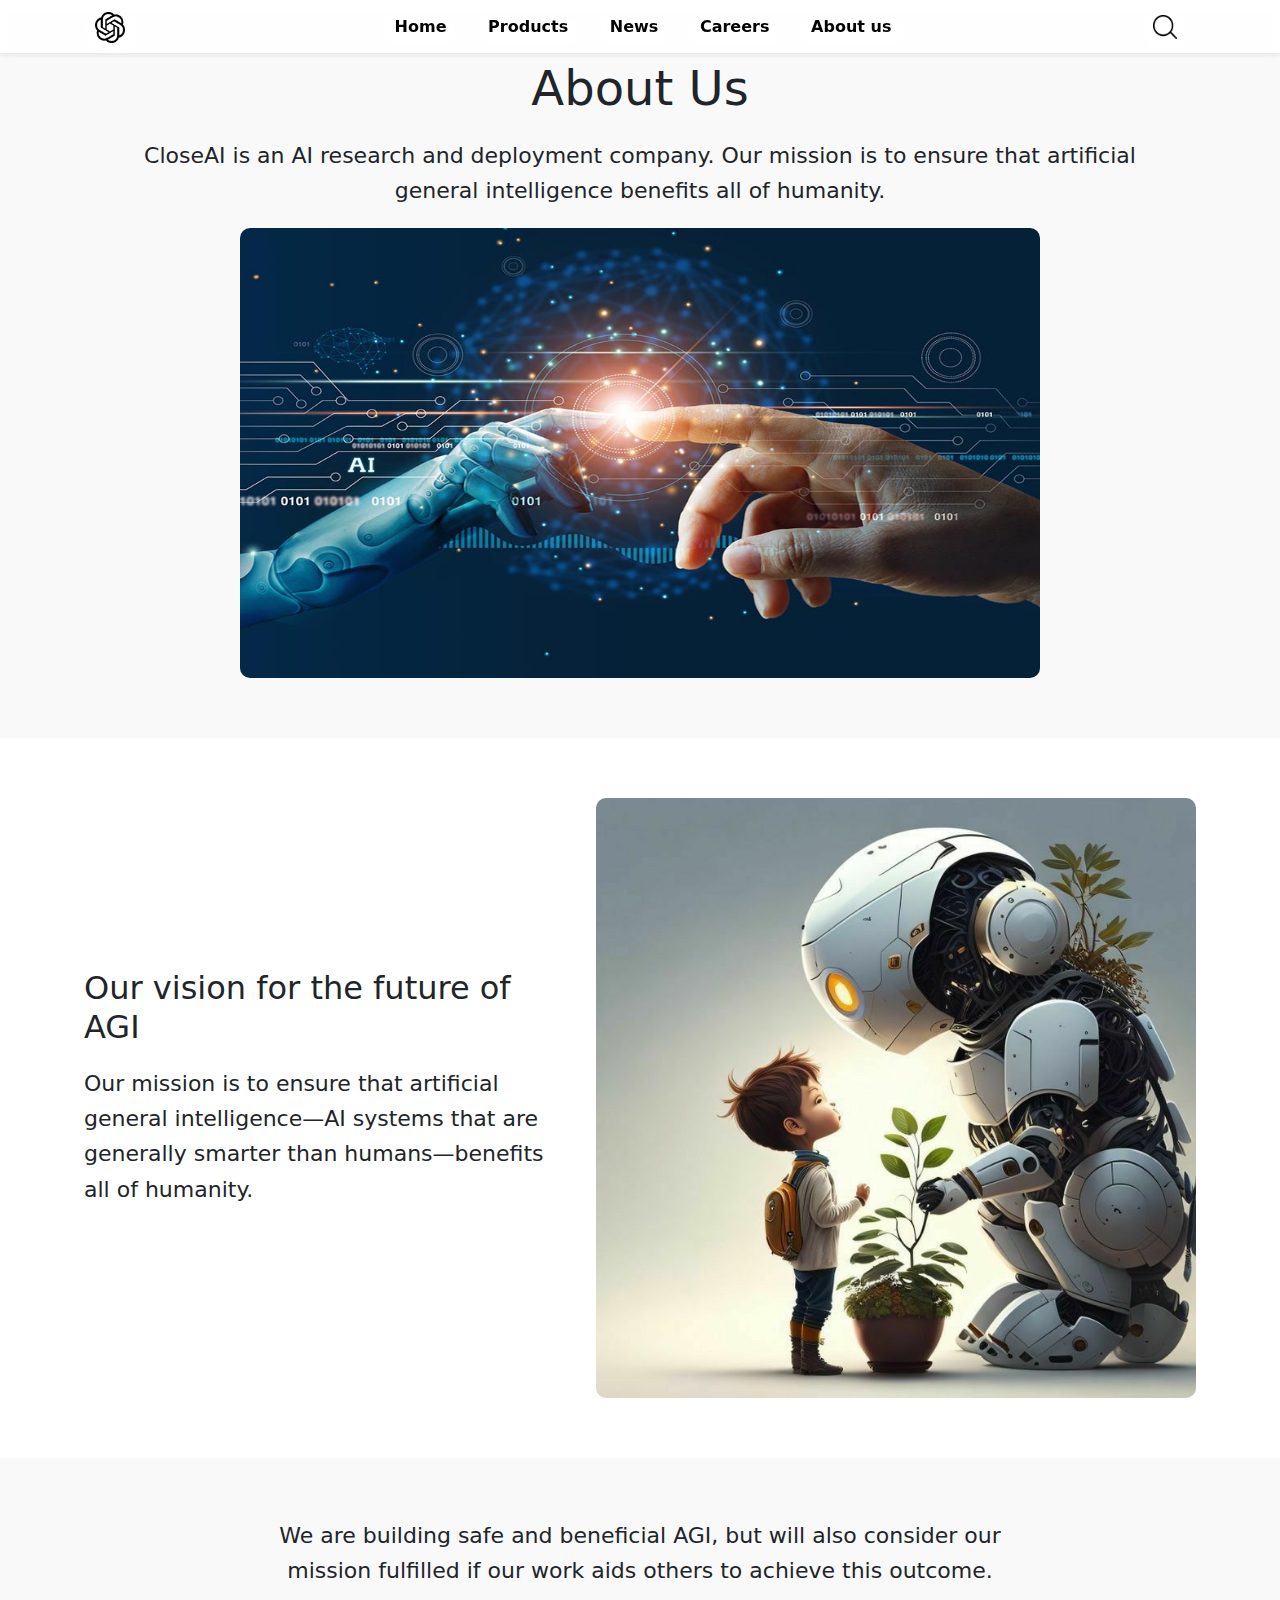
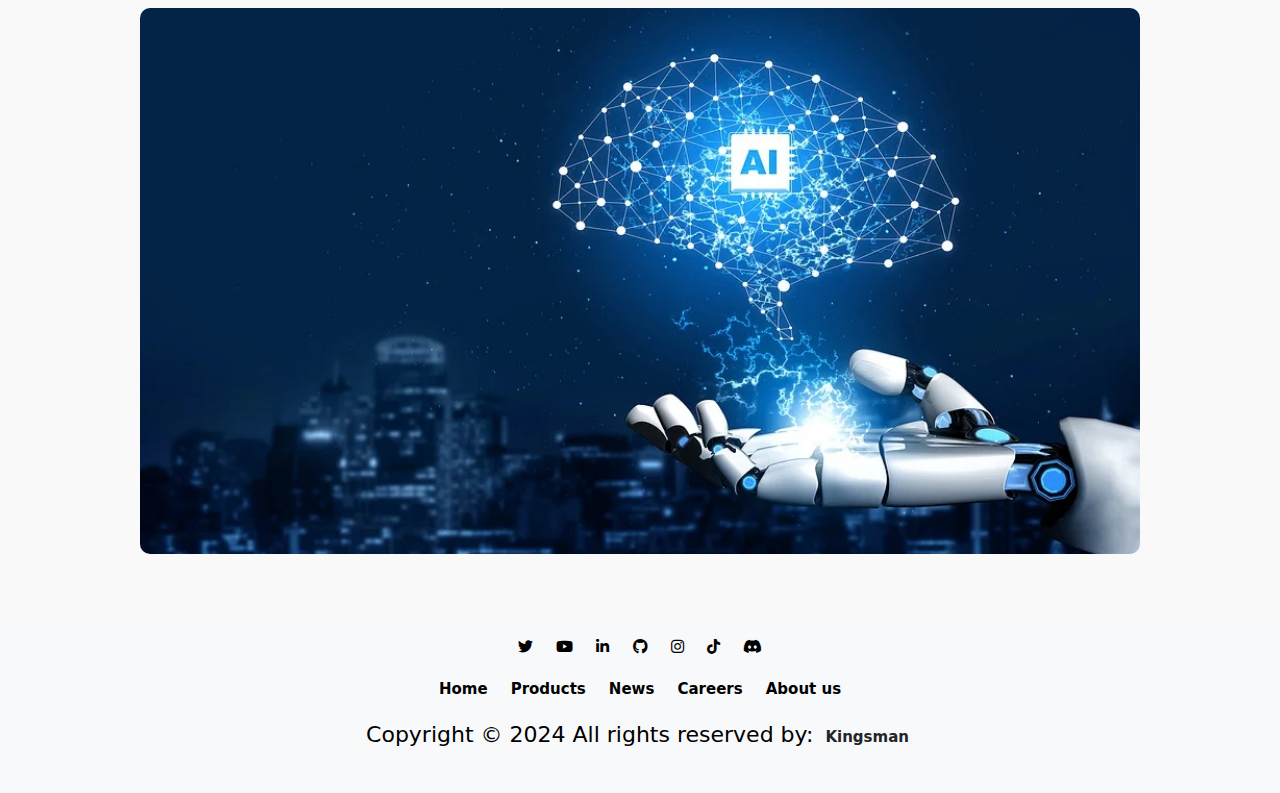
<file: subpages/about.html>
<!DOCTYPE html>
<html lang="en" dir="ltr">

<head>
    <meta charset="UTF-8">
    <meta name="viewport" content="width=device-width, initial-scale=1.0">
    <title>CloseAI</title>
    <link rel="icon" type="image/png" href="/OpenAIKingsMan/assets/img/home/logo.png">
    <!-- bootstrap cdn  -->
    <link href="https://cdn.jsdelivr.net/npm/bootstrap@5.3.3/dist/css/bootstrap.min.css" rel="stylesheet"
        integrity="sha384-QWTKZyjpPEjISv5WaRU9OFeRpok6YctnYmDr5pNlyT2bRjXh0JMhjY6hW+ALEwIH" crossorigin="anonymous" />
    <!-- bootstrap icon cdn -->
    <link rel="stylesheet" href="https://cdn.jsdelivr.net/npm/bootstrap-icons@1.11.3/font/bootstrap-icons.min.css" />
    <link rel="stylesheet" href="https://cdnjs.cloudflare.com/ajax/libs/font-awesome/6.5.2/css/all.min.css">
    <script src="https://ajax.googleapis.com/ajax/libs/jquery/3.7.1/jquery.min.js"></script>
    <link rel="stylesheet" href="../assets/css/about.css">
    <meta name="description"
        content="CloseAI and TalkGPT offer top-tier AI solutions for transforming communication and automating processes. Experience the future of conversational AI with our powerful tools." />
</head>

<body>
    <!-- header -->
    <header class="fixed-header">
        <nav class="navbar navbar-expand-lg navbar-custom">
            <a class="navbar-brand" href="../index.html">
                <img src="../assets/img/home/logo.png" alt="Logo image">
            </a>
            <div class="collapse navbar-collapse justify-content-center" id="navbarNav">
                <ul class="navbar-nav">
                    <li class="nav-item">
                        <a class="nav-link" href="../index.html">Home</a>
                    </li>
                    <li class="nav-item">
                        <a class="nav-link" href="../subpages/product.html">Products</a>
                    </li>
                    <li class="nav-item">
                        <a class="nav-link" href="../subpages/news.html">News</a>
                    </li>
                    <li class="nav-item">
                        <a class="nav-link" href="../subpages/career.html">Careers</a>
                    </li>
                    <li class="nav-item">
                        <a class="nav-link" href="../subpages/about.html">About us</a>
                    </li>
                </ul>
            </div>
            <button class="btn" type="button" aria-label="Search">
                <img src="../assets/img/home/search.png" alt="Search image">
            </button>
            <button class="navbar-toggler" type="button" data-toggle="collapse" data-target="#navbarNav"
                aria-controls="navbarNav" aria-expanded="false" aria-label="Toggle navigation">
                <span class="navbar-toggler-icon"></span>
            </button>
        </nav>
    </header>
    <section class="about">
        <div class="container">
            <h1>About Us</h1>
            <p>CloseAI is an AI research and deployment company. Our mission is to ensure that artificial <br> general
                intelligence benefits all of humanity.</p>
            <div class="image-container1">
                <img src="../assets/img/about-us//h1.jpg" alt="CloseAI Team">
            </div>
        </div>
    </section>
    <section class="vision">
        <div class="container">
            <div class="vision-content">
                <div class="text">
                    <h2>Our vision for the future of AGI</h2>
                    <p>Our mission is to ensure that artificial general intelligence—AI systems that are generally
                        smarter
                        than humans—benefits all of humanity.</p>
                </div>
                <div class="image-container2">
                    <img src="../assets/img/about-us//h2.jpg" alt="AGI Vision">
                </div>
            </div>
        </div>
    </section>
    <section class="mission">
        <div class="container">
            <p>We are building safe and beneficial AGI, but will also consider our <br> mission fulfilled if our work
                aids
                others to achieve this outcome.</p>
            <div class="image-container3">
                <img src="../assets/img/about-us//h3.webp" alt="AGI Mission">
            </div>
        </div>
    </section>

    <!-- footer -->
    <footer class="bg-light text-black">
        <div class="container text-center text-md-center">
            <div class="row align-items-center">
                <ul class="list-unstyled list-inline">
                    <li class="list-inline-item">
                        <a href="#" class="btn-floating btn-sm text-black" aria-label="Twitter"><i
                                class="fab fa-twitter"></i></a>
                    </li>
                    <li class="list-inline-item">
                        <a href="#" class="btn-floating btn-sm text-black" aria-label="YouTube"><i
                                class="fab fa-youtube"></i></a>
                    </li>
                    <li class="list-inline-item">
                        <a href="#" class="btn-floating btn-sm text-black" aria-label="LinkedIn"><i
                                class="fab fa-linkedin-in"></i></a>
                    </li>
                    <li class="list-inline-item">
                        <a href="#" class="btn-floating btn-sm text-black" aria-label="GitHub"><i
                                class="fab fa-github"></i></a>
                    </li>
                    <li class="list-inline-item">
                        <a href="#" class="btn-floating btn-sm text-black" aria-label="Instagram"><i
                                class="fab fa-instagram"></i></a>
                    </li>
                    <li class="list-inline-item">
                        <a href="#" class="btn-floating btn-sm text-black" aria-label="TikTok"><i
                                class="fab fa-tiktok"></i></a>
                    </li>
                    <li class="list-inline-item">
                        <a href="#" class="btn-floating btn-sm text-black" aria-label="Discord"><i
                                class="fab fa-discord"></i></a>
                    </li>
                </ul>
            </div>
            <div class="row align-items-center">
                <ul class="list-unstyled list-inline">
                    <li class="list-inline-item">
                        <a href="#" class="btn-floating btn-sm text-black fw-bold text-decoration-none"
                            aria-label="Home">Home</a>
                    </li>
                    <li class="list-inline-item">
                        <a href="#" class="btn-floating btn-sm text-black fw-bold text-decoration-none"
                            aria-label="Products">Products</a>
                    </li>
                    <li class="list-inline-item">
                        <a href="#" class="btn-floating btn-sm text-black fw-bold text-decoration-none"
                            aria-label="News">News</a>
                    </li>
                    <li class="list-inline-item">
                        <a href="#" class="btn-floating btn-sm text-black fw-bold text-decoration-none"
                            aria-label="Careers">Careers</a>
                    </li>
                    <li class="list-inline-item">
                        <a href="#" class="btn-floating btn-sm text-black fw-bold text-decoration-none"
                            aria-label="About us">About us</a>
                    </li>
                </ul>
            </div>
            <div class="row align-items-center">
                <p>
                    Copyright &copy; 2024 All rights reserved by:
                    <a href="#" class="text-dark"
                        style="text-decoration: none; font-size: 15px;"><strong>Kingsman</strong></a>
                </p>
            </div>
        </div>
    </footer>


    <!-- cdn js for dropdown menu -->
    <script src="https://stackpath.bootstrapcdn.com/bootstrap/4.5.2/js/bootstrap.min.js"></script>

    <script src="https://cdn.jsdelivr.net/npm/@popperjs/core@2.5.4/dist/umd/popper.min.js"></script>

</body>

</html>
</file>
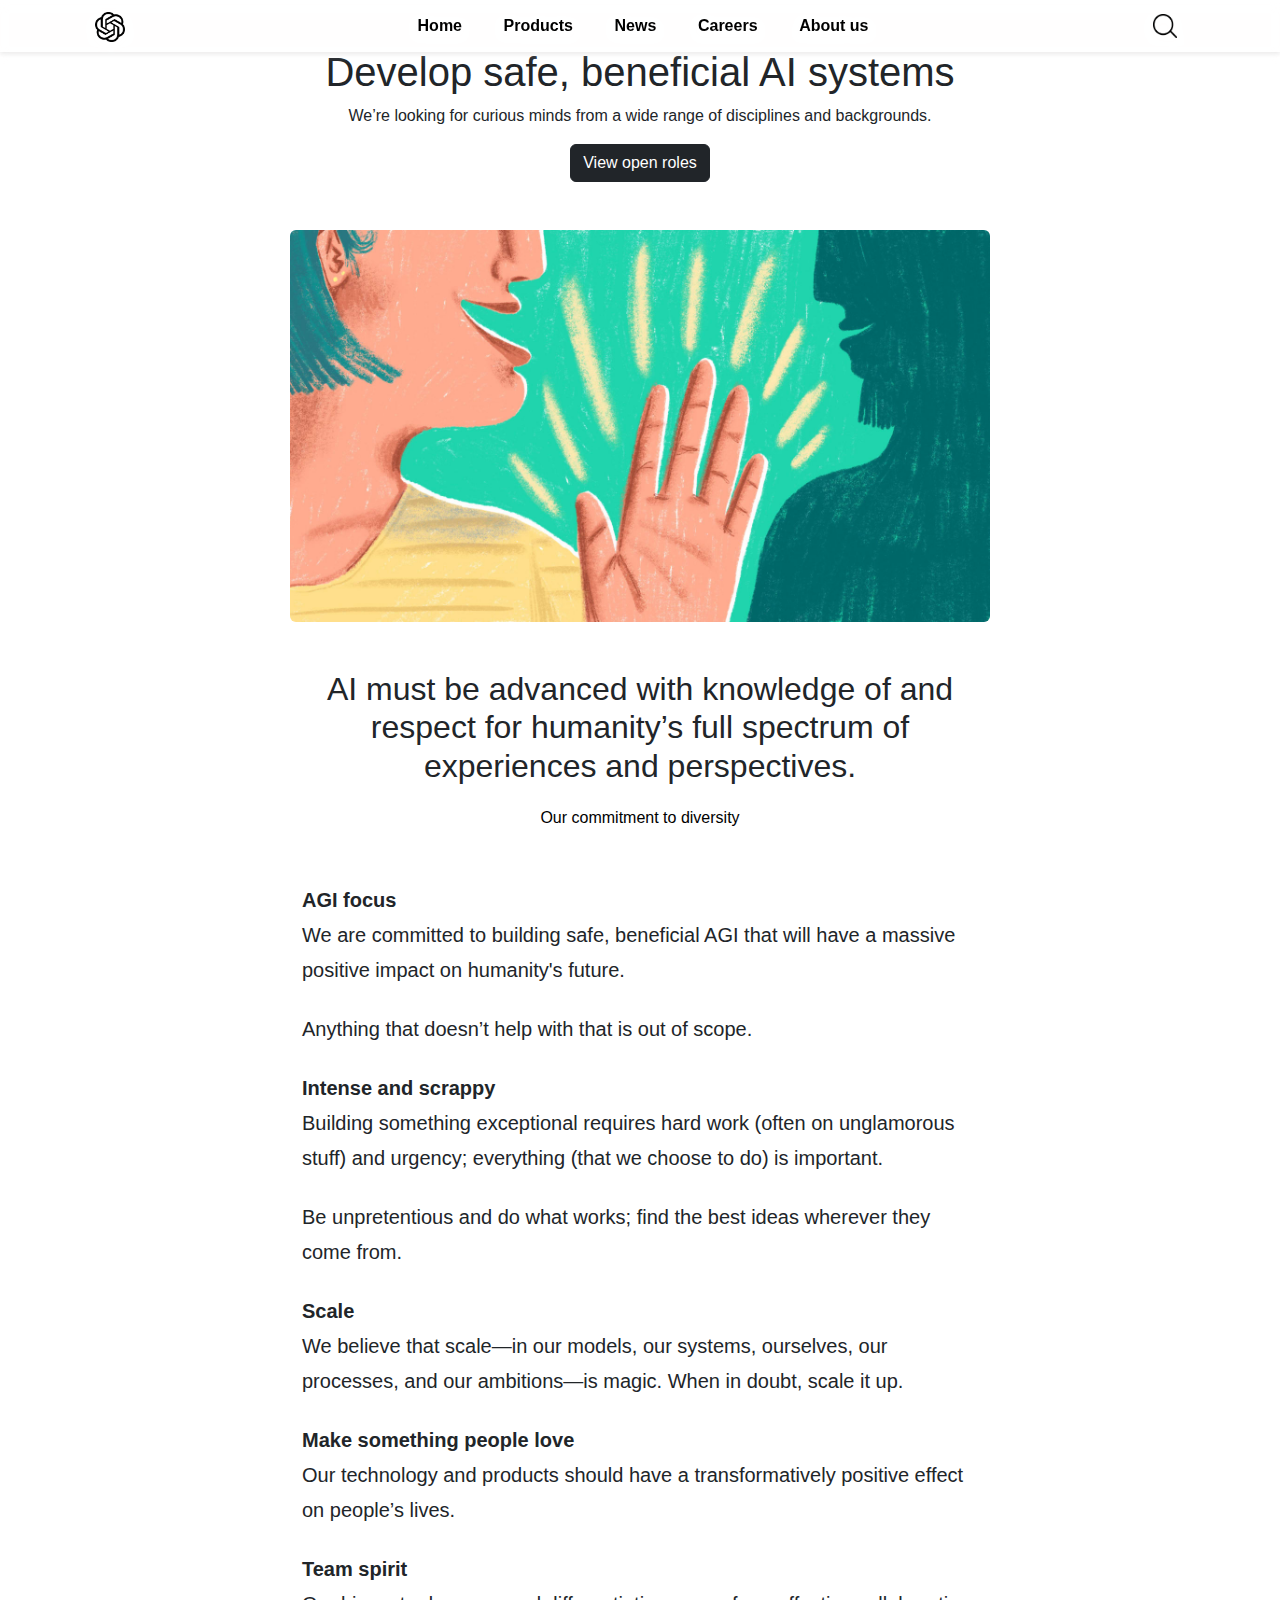
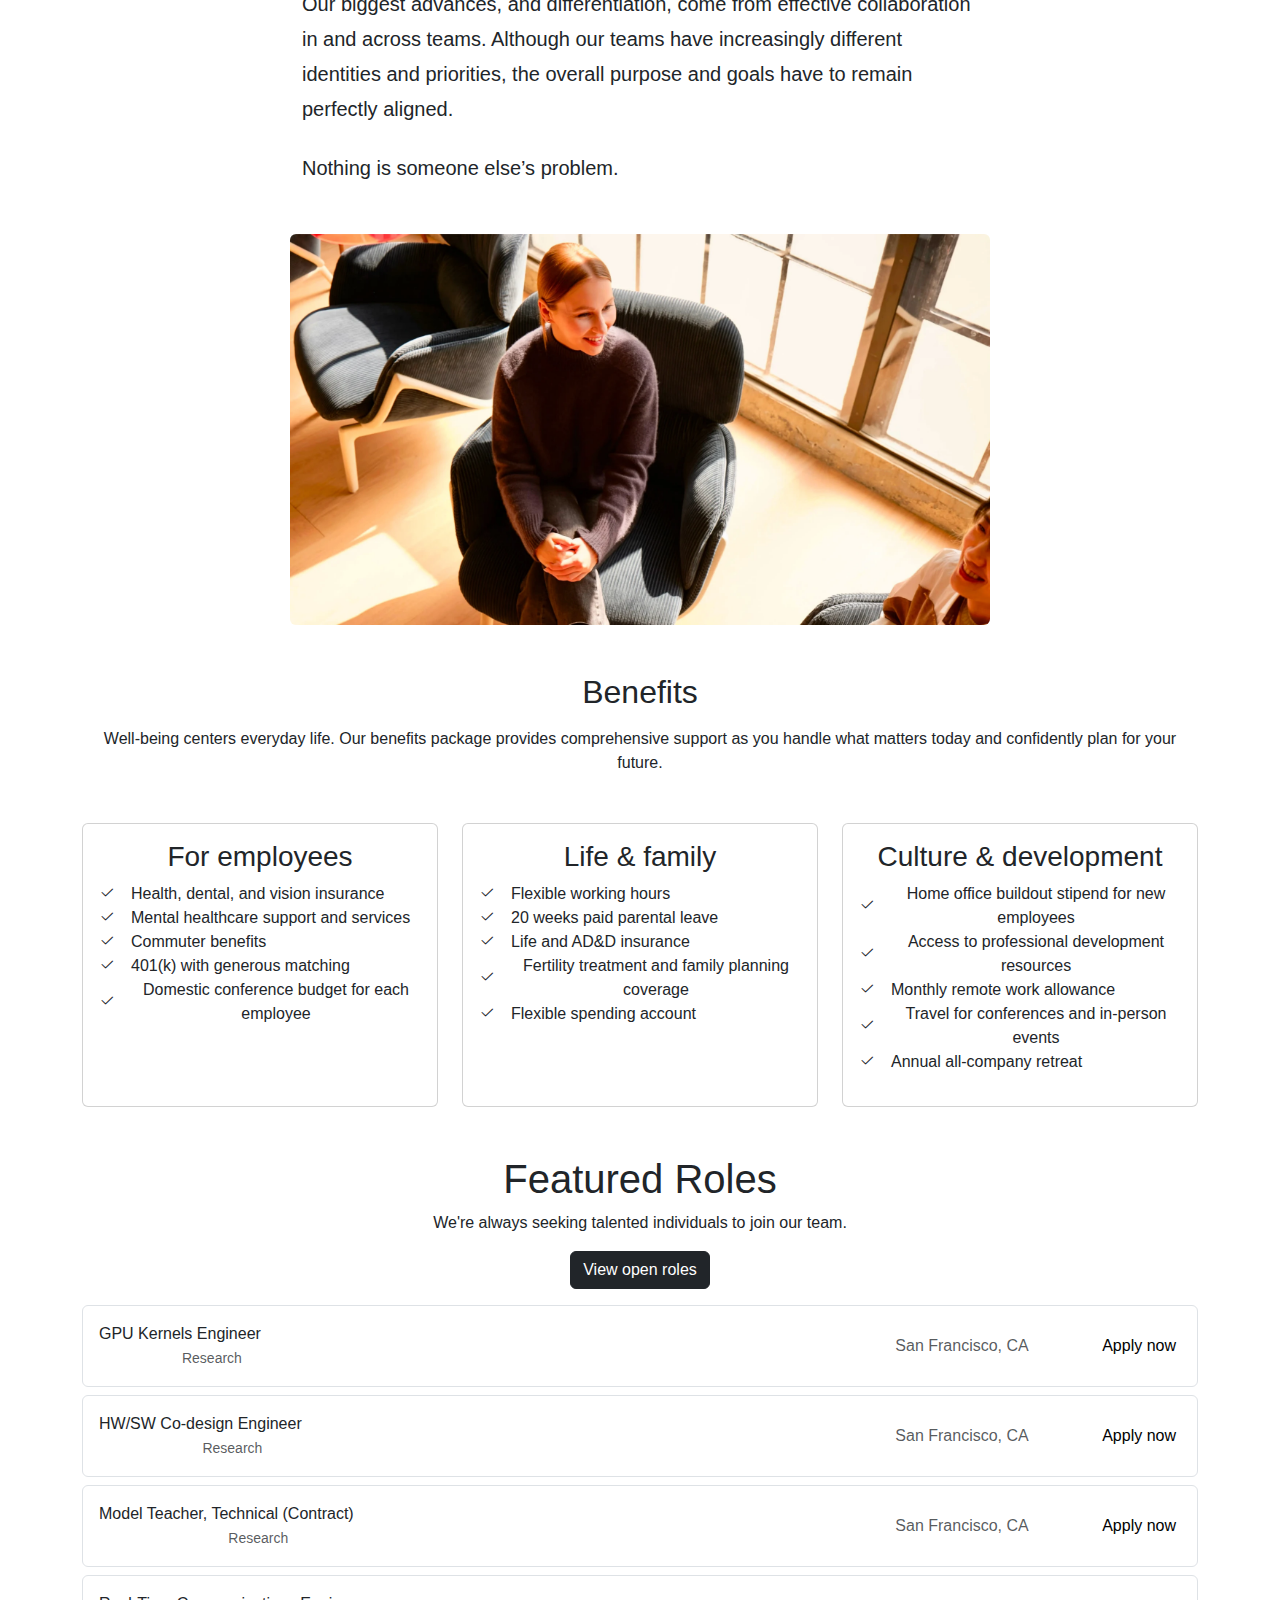
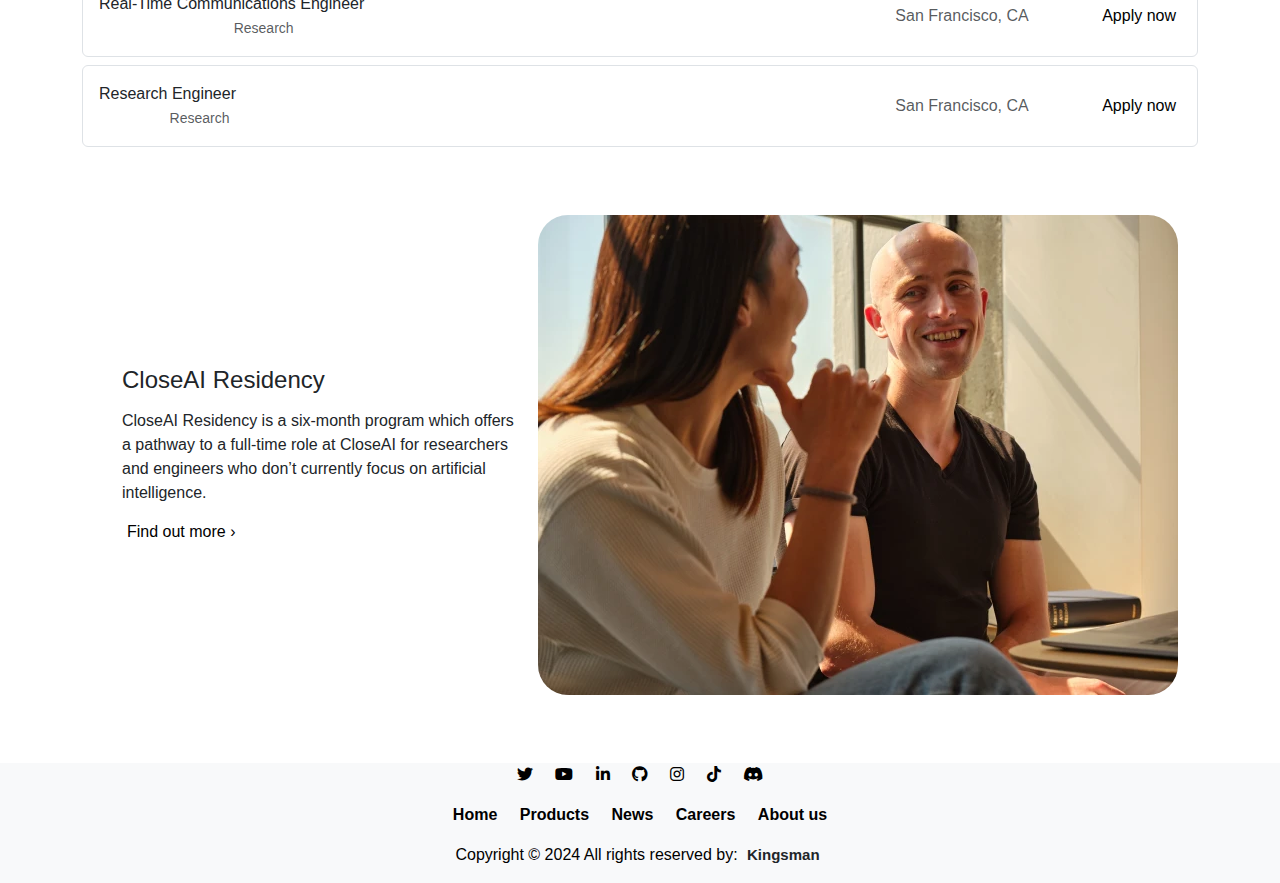
<file: subpages/career.html>
<!DOCTYPE html>
<html lang="en">

<head>
    <meta charset="UTF-8" />
    <meta name="viewport" content="width=device-width, initial-scale=1.0" />
    <title>CloseAI</title>
    <link rel="icon" type="image/png" href="/OpenAIKingsMan/assets/img/home/logo.png">
    <!-- bootstrap cdn  -->
    <link href="https://cdn.jsdelivr.net/npm/bootstrap@5.3.3/dist/css/bootstrap.min.css" rel="stylesheet"
        integrity="sha384-QWTKZyjpPEjISv5WaRU9OFeRpok6YctnYmDr5pNlyT2bRjXh0JMhjY6hW+ALEwIH" crossorigin="anonymous" />


    <link rel="stylesheet" href="https://cdnjs.cloudflare.com/ajax/libs/font-awesome/6.5.2/css/all.min.css">

    <link rel="stylesheet" href="https://cdn.jsdelivr.net/npm/bootstrap-icons@1.11.3/font/bootstrap-icons.min.css" />
    <link rel="stylesheet" href="../assets/css/career.css" />
    <meta name="description"
        content="CloseAI and TalkGPT offer top-tier AI solutions for transforming communication and automating processes. Experience the future of conversational AI with our powerful tools." />
</head>

<body>
    <!-- header -->
    <header class="fixed-header">
        <nav class="navbar navbar-expand-lg navbar-custom">
            <a class="navbar-brand" href="../index.html">
                <img src="../assets/img/home/logo.png" alt="Logo image">
            </a>
            <div class="collapse navbar-collapse justify-content-center" id="navbarNav">
                <ul class="navbar-nav">
                    <li class="nav-item">
                        <a class="nav-link" href="../index.html">Home</a>
                    </li>
                    <li class="nav-item">
                        <a class="nav-link" href="../subpages/product.html">Products</a>
                    </li>
                    <li class="nav-item">
                        <a class="nav-link" href="../subpages/news.html">News</a>
                    </li>
                    <li class="nav-item">
                        <a class="nav-link" href="../subpages/career.html">Careers</a>
                    </li>
                    <li class="nav-item">
                        <a class="nav-link" href="../subpages/about.html">About us</a>
                    </li>
                </ul>
            </div>
            <button class="btn" type="button" aria-label="Search">
                <img src="../assets/img/home/search.png" alt="Search image">
            </button>
            <button class="navbar-toggler" type="button" data-toggle="collapse" data-target="#navbarNav"
                aria-controls="navbarNav" aria-expanded="false" aria-label="Toggle navigation">
                <span class="navbar-toggler-icon"></span>
            </button>
        </nav>
    </header>
    <div class="container text-center my-5">
        <h1>Develop safe, beneficial AI systems</h1>
        <p>We’re looking for curious minds from a wide range of disciplines and backgrounds.</p>
        <button href="#" class="btn btn-dark">View open roles</button>
    </div>
    <div class="container text-center my-5">
        <img src="../assets/img/career/anh1.jpg" alt="AI development" class="img-fluid rounded">
    </div>
    <div class="container text-center my-5 narrow-section">
        <h2>AI must be advanced with knowledge of and respect for humanity’s full spectrum of experiences and
            perspectives.</h2>
        <a href="#" class="d-block mb-5">Our commitment to diversity</a>
    </div>
    <div class="container my-5 narrow-section">
        <div class="text-center mission">
            <p><strong>AGI focus</strong><br>We are committed to building safe, beneficial AGI that will have a massive
                positive impact on humanity's future.</p>
            <p>Anything that doesn’t help with that is out of scope.</p>
            <p><strong>Intense and scrappy</strong><br>Building something exceptional requires hard work (often on
                unglamorous stuff) and urgency; everything (that we choose to do) is important.</p>
            <p>Be unpretentious and do what works; find the best ideas wherever they come from.</p>
            <p><strong>Scale</strong><br>We believe that scale—in our models, our systems, ourselves, our processes, and
                our ambitions—is magic. When in doubt, scale it up.</p>
            <p><strong>Make something people love</strong><br>Our technology and products should have a transformatively
                positive effect on people’s lives.</p>
            <p><strong>Team spirit</strong><br>Our biggest advances, and differentiation, come from effective
                collaboration in and across teams. Although our teams have increasingly different identities and
                priorities, the overall purpose and goals have to remain perfectly aligned.</p>
            <p>Nothing is someone else’s problem.</p>
        </div>
    </div>
    <div class="container text-center my-5">
        <img src="../assets/img/career/anh2.jpg" alt="Team collaboration" class="img-fluid rounded">
    </div>
    <div class="container text-center my-5">
        <h2>Benefits</h2>
        <p>Well-being centers everyday life. Our benefits package provides comprehensive support as you handle what
            matters today and confidently plan for your future.</p>
    </div>
    <div class="container my-5">
        <div class="row text-center">
            <div class="col-md-4">
                <div class="card h-100">
                    <div class="card-body">
                        <h3 class="card-title">For employees</h3>
                        <ul class="list-unstyled">
                            <li class="d-flex gap-3 align-items-center">
                                <i class="bi bi-check2"></i>
                                <div>
                                    <p class="mb-0">
                                        Health, dental, and vision insurance
                                    </p>
                                </div>
                            </li>
                            <li class="d-flex gap-3 align-items-center">
                                <i class="bi bi-check2"></i>
                                <div>
                                    <p class="mb-0">
                                        Mental healthcare support and services
                                    </p>
                                </div>
                            </li>
                            <li class="d-flex gap-3 align-items-center">
                                <i class="bi bi-check2"></i>
                                <div>
                                    <p class="mb-0">
                                        Commuter benefits
                                    </p>
                                </div>
                            </li>
                            <li class="d-flex gap-3 align-items-center">
                                <i class="bi bi-check2"></i>
                                <div>
                                    <p class="mb-0">
                                        401(k) with generous matching
                                    </p>
                                </div>
                            </li>
                            <li class="d-flex gap-3 align-items-center">
                                <i class="bi bi-check2"></i>
                                <div>
                                    <p class="mb-0">
                                        Domestic conference budget for each employee
                                    </p>
                                </div>
                            </li>
                        </ul>
                    </div>
                </div>
            </div>
            <div class="col-md-4">
                <div class="card h-100">
                    <div class="card-body">
                        <h3 class="card-title">Life & family</h3>
                        <ul class="list-unstyled">
                            <li class="d-flex gap-3 align-items-center">
                                <i class="bi bi-check2"></i>
                                <div>
                                    <p class="mb-0">
                                        Flexible working hours
                                    </p>
                                </div>
                            </li>
                            <li class="d-flex gap-3 align-items-center">
                                <i class="bi bi-check2"></i>
                                <div>
                                    <p class="mb-0">
                                        20 weeks paid parental leave
                                    </p>
                                </div>
                            </li>
                            <li class="d-flex gap-3 align-items-center">
                                <i class="bi bi-check2"></i>
                                <div>
                                    <p class="mb-0">
                                        Life and AD&D insurance
                                    </p>
                                </div>
                            </li>
                            <li class="d-flex gap-3 align-items-center">
                                <i class="bi bi-check2"></i>
                                <div>
                                    <p class="mb-0">
                                        Fertility treatment and family planning coverage
                                    </p>
                                </div>
                            </li>
                            <li class="d-flex gap-3 align-items-center">
                                <i class="bi bi-check2"></i>
                                <div>
                                    <p class="mb-0">
                                        Flexible spending account
                                    </p>
                                </div>
                            </li>
                        </ul>
                    </div>
                </div>
            </div>
            <div class="col-md-4">
                <div class="card h-100">
                    <div class="card-body">
                        <h3 class="card-title">Culture & development</h3>
                        <ul class="list-unstyled">
                            <li class="d-flex gap-3 align-items-center">
                                <i class="bi bi-check2"></i>
                                <div>
                                    <p class="mb-0">
                                        Home office buildout stipend for new employees
                                    </p>
                                </div>
                            </li>
                            <li class="d-flex gap-3 align-items-center">
                                <i class="bi bi-check2"></i>
                                <div>
                                    <p class="mb-0">
                                        Access to professional development resources
                                    </p>
                                </div>
                            </li>
                            <li class="d-flex gap-3 align-items-center">
                                <i class="bi bi-check2"></i>
                                <div>
                                    <p class="mb-0">
                                        Monthly remote work allowance
                                    </p>
                                </div>
                            </li>
                            <li class="d-flex gap-3 align-items-center">
                                <i class="bi bi-check2"></i>
                                <div>
                                    <p class="mb-0">
                                        Travel for conferences and in-person events
                                    </p>
                                </div>
                            </li>
                            <li class="d-flex gap-3 align-items-center">
                                <i class="bi bi-check2"></i>
                                <div>
                                    <p class="mb-0">
                                        Annual all-company retreat
                                    </p>
                                </div>
                            </li>
                        </ul>
                    </div>
                </div>
            </div>
        </div>
    </div>
    <div class="container text-center my-5">
        <h1>Featured Roles</h1>
        <p>We're always seeking talented individuals to join our team.</p>
        <div class="button-container mb-3">
            <button href="#" class="btn btn-dark">View open roles</button>
        </div>
        <ul class="list-unstyled">
            <li class="d-flex justify-content-between align-items-center p-3 border rounded mb-2">
                <div>
                    <span class="font-weight-bold">GPU Kernels Engineer</span><br>
                    <small class="text-muted">Research</small>
                </div>
                <div>
                    <span class="text-muted">San Francisco, CA</span>
                    <a href="#">Apply now</a>
                </div>
            </li>
            <li class="d-flex justify-content-between align-items-center p-3 border rounded mb-2">
                <div>
                    <span class="font-weight-bold">HW/SW Co-design Engineer</span><br>
                    <small class="text-muted">Research</small>
                </div>
                <div>
                    <span class="text-muted">San Francisco, CA</span>
                    <a href="#">Apply now</a>
                </div>
            </li>
            <li class="d-flex justify-content-between align-items-center p-3 border rounded mb-2">
                <div>
                    <span class="font-weight-bold">Model Teacher, Technical (Contract)</span><br>
                    <small class="text-muted">Research</small>
                </div>
                <div>
                    <span class="text-muted">San Francisco, CA</span>
                    <a href="#">Apply now</a>
                </div>
            </li>
            <li class="d-flex justify-content-between align-items-center p-3 border rounded mb-2">
                <div>
                    <span class="font-weight-bold">Real-Time Communications Engineer</span><br>
                    <small class="text-muted">Research</small>
                </div>
                <div>
                    <span class="text-muted">San Francisco, CA</span>
                    <a href="#">Apply now</a>
                </div>
            </li>
            <li class="d-flex justify-content-between align-items-center p-3 border rounded mb-2">
                <div>
                    <span class="font-weight-bold">Research Engineer</span><br>
                    <small class="text-muted">Research</small>
                </div>
                <div>
                    <span class="text-muted">San Francisco, CA</span>
                    <a href="#">Apply now</a>
                </div>
            </li>
        </ul>
    </div>
    <div class="container my-5">
        <div class="feature-box">
            <div class="content">
                <h2>CloseAI Residency</h2>
                <p>CloseAI Residency is a six-month program which offers a pathway to a full-time role at CloseAI for
                    researchers and engineers who don’t currently focus on artificial intelligence.</p>
                <a href="#">Find out more ›</a>
            </div>
            <img src="../assets/img/career/anh3.png" alt="CloseAII Residency">
        </div>
    </div>
    <!-- footer -->
    <footer class="bg-light text-black">
        <div class="container text-center text-md-center">
            <div class="row align-items-center">
                <ul class="list-unstyled list-inline">
                    <li class="list-inline-item">
                        <a href="#" class="btn-floating btn-sm text-black" aria-label="Twitter"><i
                                class="fab fa-twitter"></i></a>
                    </li>
                    <li class="list-inline-item">
                        <a href="#" class="btn-floating btn-sm text-black" aria-label="YouTube"><i
                                class="fab fa-youtube"></i></a>
                    </li>
                    <li class="list-inline-item">
                        <a href="#" class="btn-floating btn-sm text-black" aria-label="LinkedIn"><i
                                class="fab fa-linkedin-in"></i></a>
                    </li>
                    <li class="list-inline-item">
                        <a href="#" class="btn-floating btn-sm text-black" aria-label="GitHub"><i
                                class="fab fa-github"></i></a>
                    </li>
                    <li class="list-inline-item">
                        <a href="#" class="btn-floating btn-sm text-black" aria-label="Instagram"><i
                                class="fab fa-instagram"></i></a>
                    </li>
                    <li class="list-inline-item">
                        <a href="#" class="btn-floating btn-sm text-black" aria-label="TikTok"><i
                                class="fab fa-tiktok"></i></a>
                    </li>
                    <li class="list-inline-item">
                        <a href="#" class="btn-floating btn-sm text-black" aria-label="Discord"><i
                                class="fab fa-discord"></i></a>
                    </li>
                </ul>
            </div>
            <div class="row align-items-center">
                <ul class="list-unstyled list-inline">
                    <li class="list-inline-item">
                        <a href="#" class="btn-floating btn-sm text-black fw-bold text-decoration-none"
                            aria-label="Home">Home</a>
                    </li>
                    <li class="list-inline-item">
                        <a href="#" class="btn-floating btn-sm text-black fw-bold text-decoration-none"
                            aria-label="Products">Products</a>
                    </li>
                    <li class="list-inline-item">
                        <a href="#" class="btn-floating btn-sm text-black fw-bold text-decoration-none"
                            aria-label="News">News</a>
                    </li>
                    <li class="list-inline-item">
                        <a href="#" class="btn-floating btn-sm text-black fw-bold text-decoration-none"
                            aria-label="Careers">Careers</a>
                    </li>
                    <li class="list-inline-item">
                        <a href="#" class="btn-floating btn-sm text-black fw-bold text-decoration-none"
                            aria-label="About us">About us</a>
                    </li>
                </ul>
            </div>
            <div class="row align-items-center">
                <p>
                    Copyright &copy; 2024 All rights reserved by:
                    <a href="#" class="text-dark"
                        style="text-decoration: none; font-size: 15px;"><strong>Kingsman</strong></a>
                </p>
            </div>
        </div>
    </footer>
    <!-- cdn dropdown menu -->
    <script src="https://code.jquery.com/jquery-3.5.1.slim.min.js"></script>
    <script src="https://cdn.jsdelivr.net/npm/@popperjs/core@2.5.4/dist/umd/popper.min.js"></script>
    <script src="https://stackpath.bootstrapcdn.com/bootstrap/4.5.2/js/bootstrap.min.js"></script>

</body>

</html>
</file>
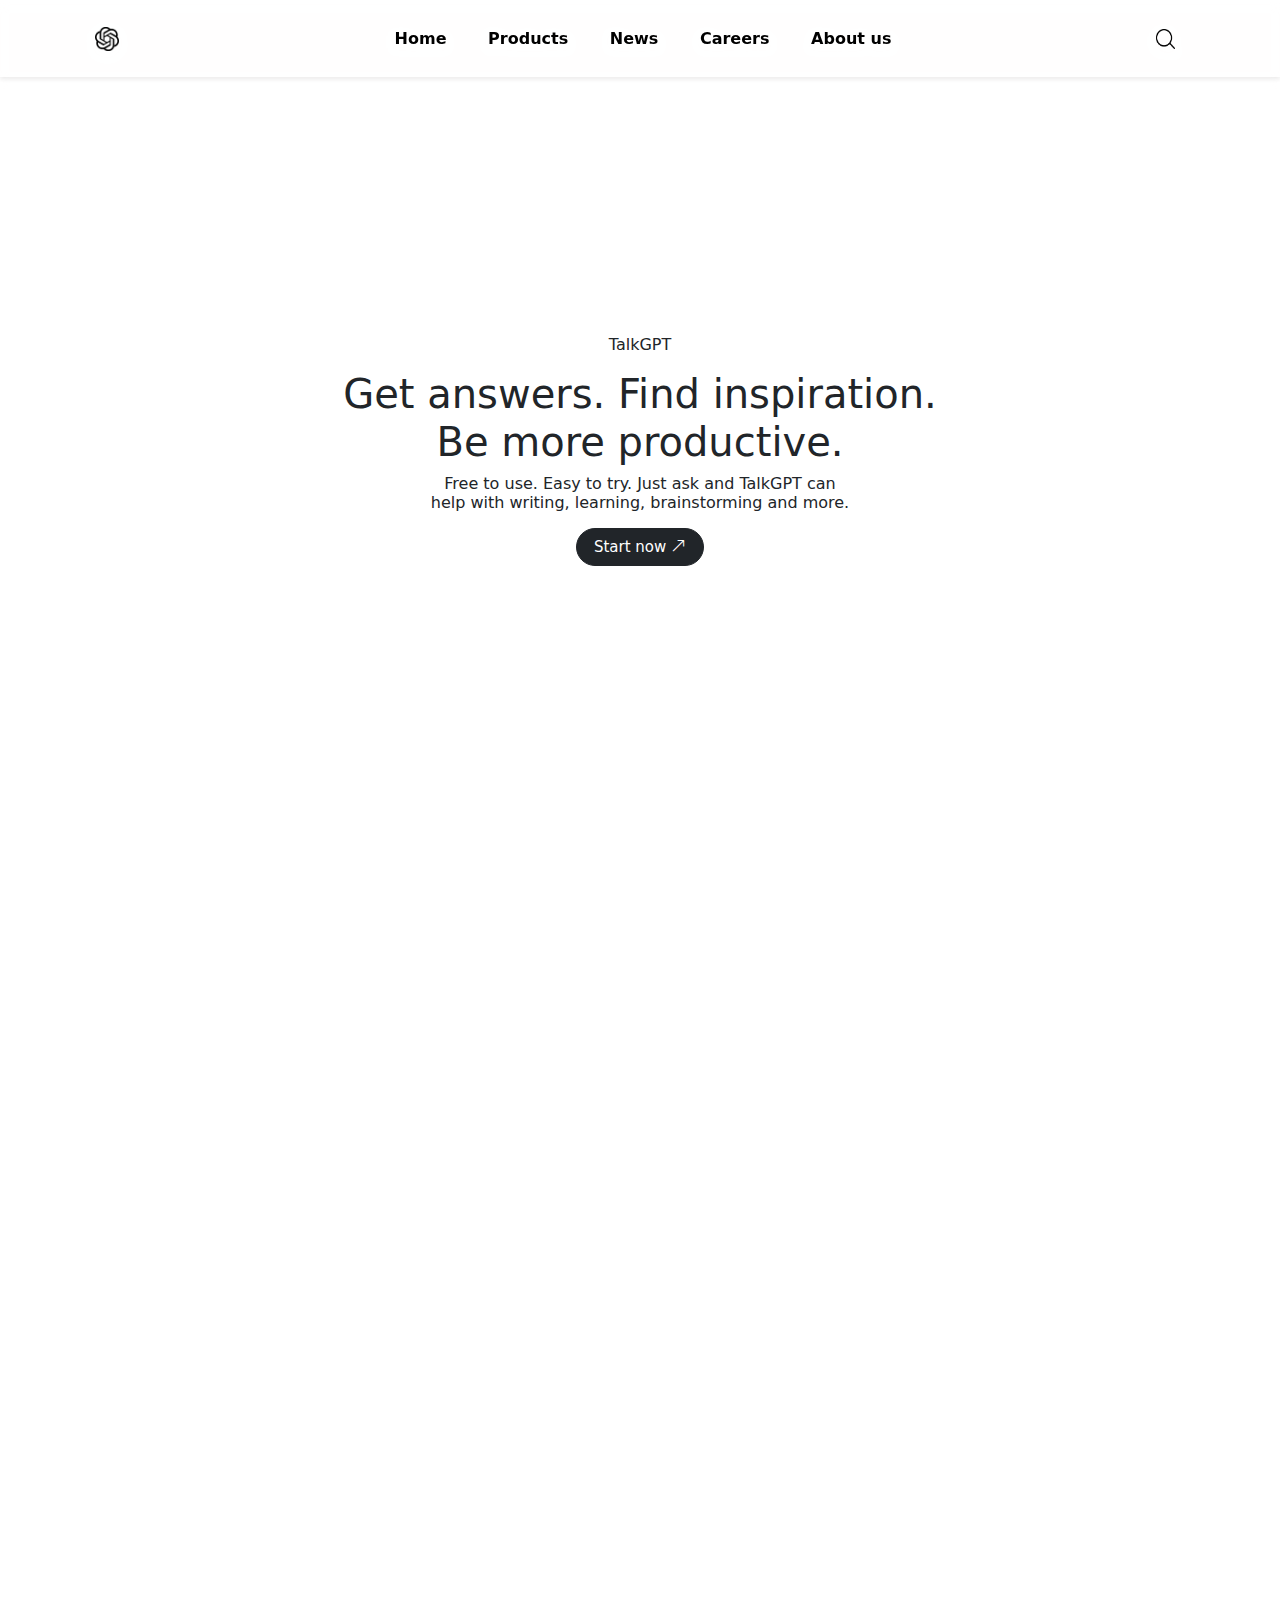
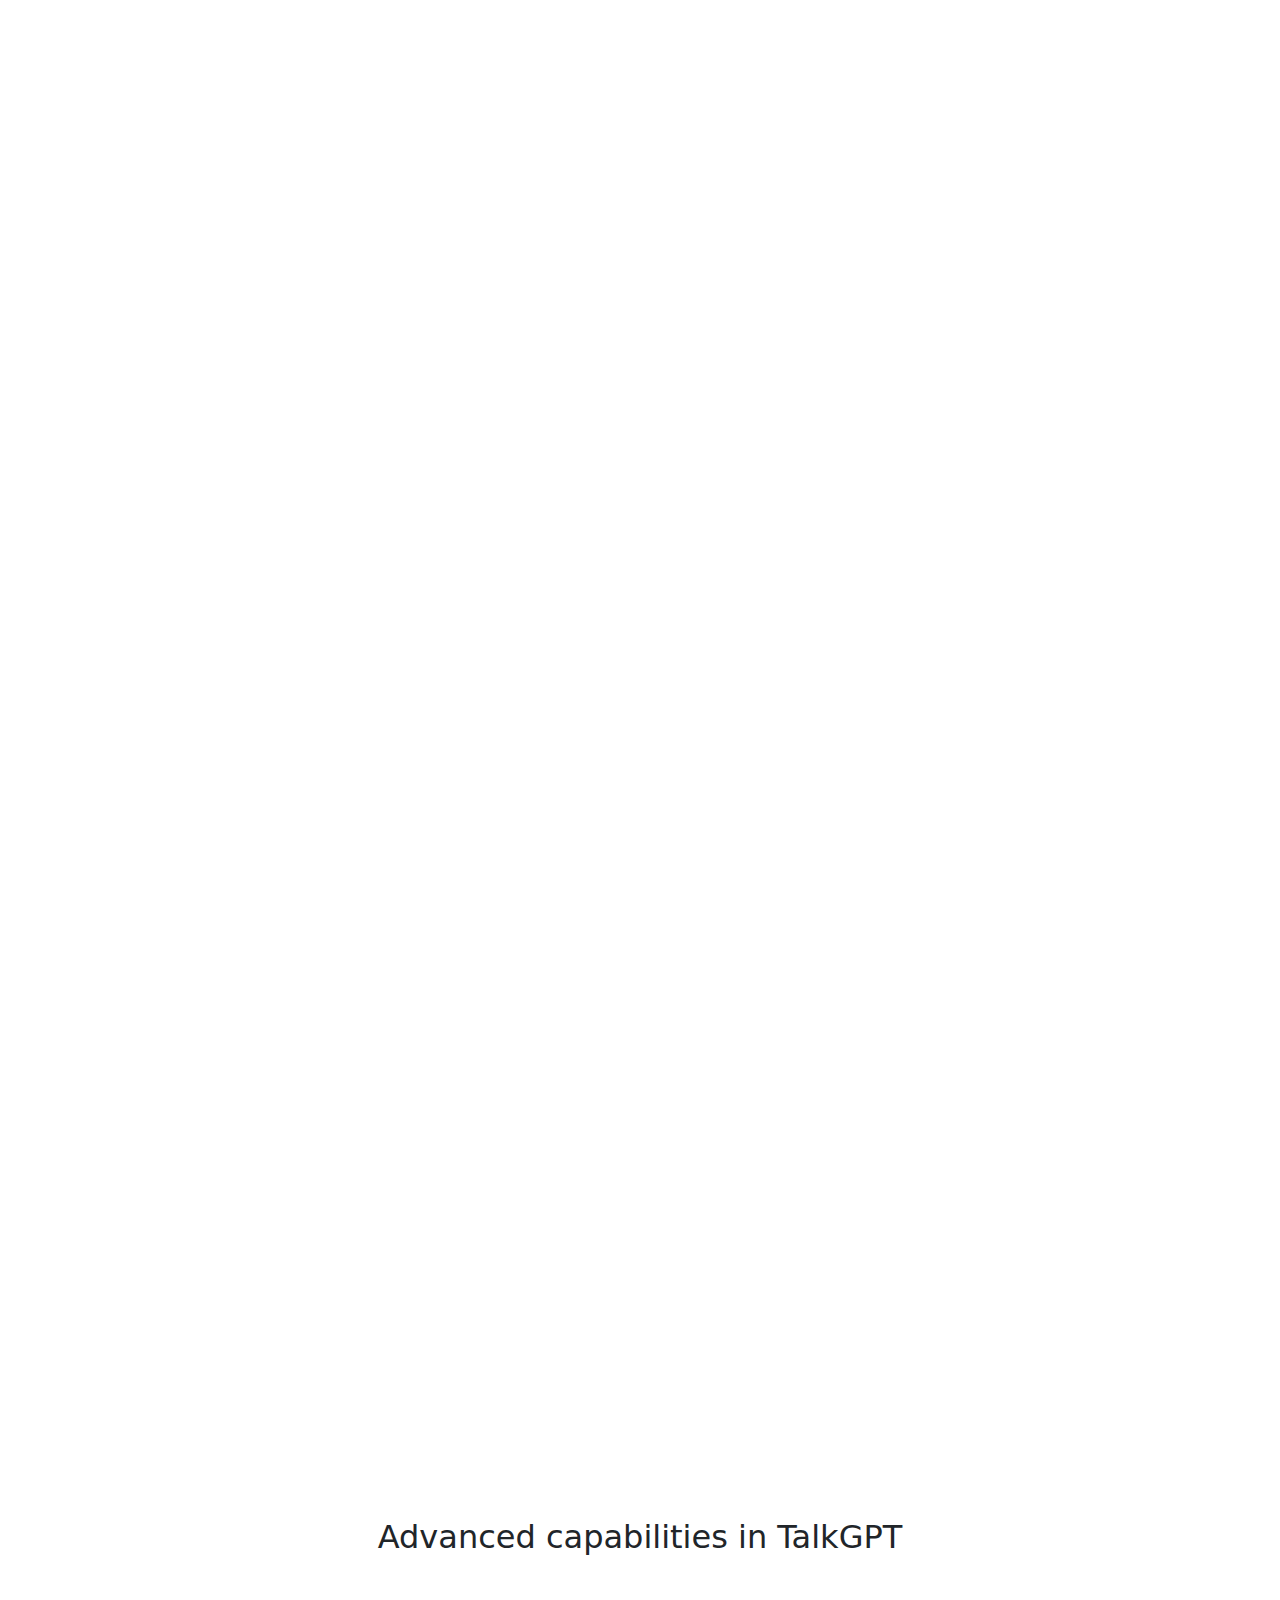
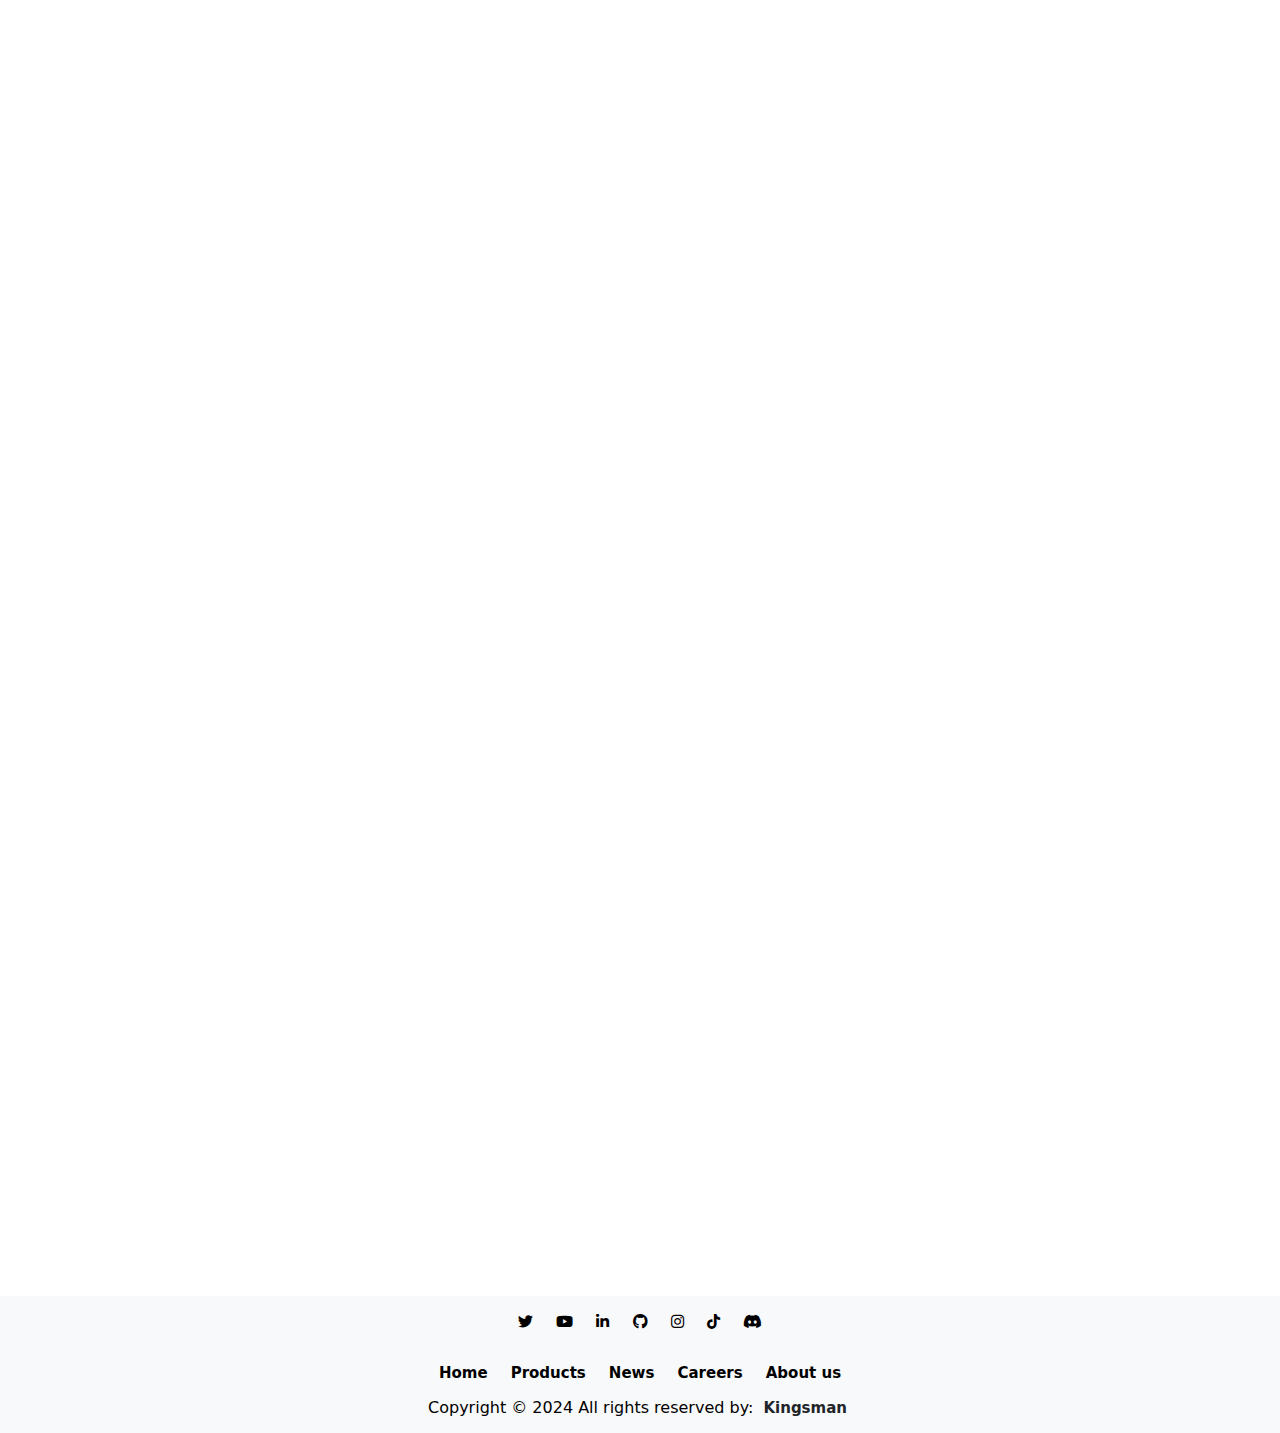
<file: subpages/product.html>
<!DOCTYPE html>
<html lang="en">

<head>
    <meta charset="UTF-8" />
    <meta name="viewport" content="width=device-width, initial-scale=1.0" />
    <title>CloseAI</title>
    <link rel="icon" type="image/png" href="/OpenAIKingsMan/assets/img/home/logo.png">
    <!-- bootstrap cdn  -->
    <link href="https://cdn.jsdelivr.net/npm/bootstrap@5.3.3/dist/css/bootstrap.min.css" rel="stylesheet"
        integrity="sha384-QWTKZyjpPEjISv5WaRU9OFeRpok6YctnYmDr5pNlyT2bRjXh0JMhjY6hW+ALEwIH" crossorigin="anonymous" />


    <link rel="stylesheet" href="https://cdnjs.cloudflare.com/ajax/libs/font-awesome/6.5.2/css/all.min.css">

    <link rel="stylesheet" href="https://cdn.jsdelivr.net/npm/bootstrap-icons@1.11.3/font/bootstrap-icons.min.css" />
    <link rel="stylesheet" href="../assets/css/product.css" />
    <meta name="description"
        content="CloseAI and TalkGPT offer top-tier AI solutions for transforming communication and automating processes. Experience the future of conversational AI with our powerful tools." />
</head>

<body>
    <!-- header -->
    <header class="fixed-header">
        <nav class="navbar navbar-expand-lg navbar-custom">
            <a class="navbar-brand" href="../index.html">
                <img src="../assets/img/home/logo.png" alt="Logo image">
            </a>
            <div class="collapse navbar-collapse justify-content-center" id="navbarNav">
                <ul class="navbar-nav">
                    <li class="nav-item">
                        <a class="nav-link" href="../index.html">Home</a>
                    </li>
                    <li class="nav-item">
                        <a class="nav-link" href="../subpages/product.html">Products</a>
                    </li>
                    <li class="nav-item">
                        <a class="nav-link" href="../subpages/news.html">News</a>
                    </li>
                    <li class="nav-item">
                        <a class="nav-link" href="../subpages/career.html">Careers</a>
                    </li>
                    <li class="nav-item">
                        <a class="nav-link" href="../subpages/about.html">About us</a>
                    </li>
                </ul>
            </div>
            <button class="btn" type="button" aria-label="Search">
                <img src="../assets/img/home/search.png" alt="Search image">
            </button>
            <button class="navbar-toggler" type="button" data-toggle="collapse" data-target="#navbarNav"
                aria-controls="navbarNav" aria-expanded="false" aria-label="Toggle navigation">
                <span class="navbar-toggler-icon"></span>
            </button>
        </nav>
    </header>
    <!-- main-content -->
    <div class="container-fluid ">
        <div class="flex-vertical" id="brief-introduction">
            <div class="text-center text-balance scale-up-div">
                <p>TalkGPT</p>
                <h1 class="text-balance">
                    Get answers. Find inspiration. <br />
                    Be more productive.
                </h1>
                <p class="text-balance">
                    Free to use. Easy to try. Just ask and TalkGPT can <br />
                    help with writing, learning, brainstorming and more.
                </p>
                <div class="btn btn-dark radius-20px">
                    <a onclick="window.location.href = '/subpages/talkGPT.html'" class="text-white decoration-none" href="#tag_1" aria-label="Start now">Start now <i
                            class="bi bi-arrow-up-right"></i></a>
                </div>
            </div>
        </div>

        <!-- feature 01 -->
        <div class="product-features" id="tag_1">
            <h2 class="text-balance text-center mb-4">
                Writes, brainstorms, edits <br />
                and explores ideas with you
            </h2>
            <picture class="flex-vertical">
                <source media="(min-width:768px)" srcset="../assets/img/product/01_desktop.png" />
                <img class="radius-20px" src="../assets/img/product/01_mobile.png" alt="edit image" />
            </picture>
        </div>

        <!-- feature 02 -->
        <div class="product-features">
            <h2 class="text-balance text-center mb-4">
                Summarize meetings. Find new <br />
                insights. Increase productivity.
            </h2>
            <picture class="flex-vertical">
                <source media="(min-width:768px)" srcset="../assets/img/product/02_desktop.png" />
                <img class="radius-20px" src="../assets/img/product/02_mobile.png" alt="edit image" />
            </picture>
        </div>

        <!-- feature 03 -->
        <div class="product-features">
            <h2 class="text-balance text-center mb-4">
                Generate and debug code. Automate <br />
                repetitive tasks. Learn new APIs.
            </h2>
            <picture class="flex-vertical">
                <source media="(min-width:768px)" srcset="../assets/img/product/03_desktop.png" />
                <img class="radius-20px" src="../assets/img/product/03_mobile.png" alt="edit image" />
            </picture>
        </div>

        <h2 class="text-balance text-center">
            Advanced capabilities in TalkGPT
        </h2>
        <!-- //feature with video 1-->
        <div class="product-features">
            <div class="row">
                <div class="p-5 col-md-6 text-balance text-center flex-vertical">
                    <h3>Type, talk, and use it your way</h3>
                    <p>
                        With TalkGPT, you can type or start a voice conversation by
                        tapping the headphone icon in the mobile app.
                    </p>
                </div>
                <div class="col-md-6">
                    <video class="w-h-full radius-20px" playsinline muted autoplay>
                        <source
                            src="https://videos.ctfassets.net/kftzwdyauwt9/3r81VlULVbQfyJDwymnvJM/3869c8e8ff356a7a288d3e6255b639ca/use_it_your_way.mp4"
                            type="video/mp4" />
                    </video>
                </div>
            </div>
        </div>

        <!-- //feature with video 2-->
        <div class="product-features">
            <div class="row">
                <div class="p-5 col-md-6 text-balance text-center flex-vertical">
                    <h3>Browse the web</h3>
                    <p>
                        TalkGPT can answer your questions using its vast knowledge and with information from the web.
                    </p>
                </div>
                <div class="col-md-6">
                    <video class="w-h-full radius-20px" playsinline muted autoplay>
                        <source
                            src="https://videos.ctfassets.net/kftzwdyauwt9/6tendrxDk04pN8IjcZt6eV/ecce3e9c1a26785c305c22d44fb84ccb/browsing.mp4"
                            type="video/mp4" />
                    </video>
                </div>
            </div>
        </div>

        <!-- //feature with video 3-->
        <div class="product-features">
            <div class="row">
                <div class="p-5 col-md-6 text-balance text-center flex-vertical">
                    <h3>Analyze data and create charts</h3>
                    <p>
                        Upload a file and ask TalkGPT to help analyze data, summarize information or create a chart.
                    </p>
                </div>
                <div class="col-md-6">
                    <video class="w-h-full radius-20px" playsinline muted autoplay>
                        <source
                            src="https://videos.ctfassets.net/kftzwdyauwt9/1rBhdXBq4gG6wT1Rdgi1KT/8eed8062e239f4ac8c39179124ded7e4/analyze.mp4"
                            type="video/mp4" />
                    </video>
                </div>
            </div>
        </div>

        <!-- prices -->
        <div class="product-features">
            <h2 class="text-balance text-center mb-4">Get started with TalkGPT today</h2>
            <div class="row g-3">
                <div class="col-md-6">
                    <div class="price-box p-5 gray-bg radius-20px">
                        <div>
                            <h3>Free</h3>
                        </div>
                        <div>
                            <ul>
                                <li class="flex gap-3 align-center">
                                    <i class="bi bi-check2"></i>
                                    <div>
                                        <p class="mb-0">
                                            Assistance with writing, problem solving and more
                                        </p>
                                    </div>
                                </li>
                                <li class="flex gap-3 align-center">
                                    <i class="bi bi-check2"></i>
                                    <div>
                                        <p class="mb-0">Access to GPT-3.5</p>
                                    </div>
                                </li>
                                <li class="flex gap-3 align-center">
                                    <i class="bi bi-check2"></i>
                                    <div>
                                        <p class="mb-0">Limited access to GPT-4o</p>
                                    </div>
                                </li>
                                <li class="flex gap-3 align-center">
                                    <i class="bi bi-check2"></i>
                                    <div>
                                        <p class="mb-0">
                                            Limited access to advanced data analysis, file uploads,
                                            vision, web browsing, and custom GPTs
                                        </p>
                                    </div>
                                </li>
                            </ul>
                        </div>
                        <div>
                            <span>
                                <h3>$0 /month</h3>
                            </span>
                        </div>
                        <div class="btn btn-dark radius-20px">
                            <a onclick="window.location.href = '/subpages/talkGPT.html'" class="text-white decoration-none" href="#" aria-label="Start now with Free plan">Start
                                now <i class="bi bi-arrow-up-right"></i></a>
                        </div>
                    </div>
                </div>

                <div class="col-md-6">
                    <div class="price-box p-5 gray-bg radius-20px">
                        <div>
                            <h3>Plus</h3>
                        </div>
                        <div>
                            <ul>
                                <li class="flex gap-3 align-center">
                                    <i class="bi bi-check2"></i>
                                    <div>
                                        <p class="mb-0">
                                            Early access to new features
                                        </p>
                                    </div>
                                </li>
                                <li class="flex gap-3 align-center">
                                    <i class="bi bi-check2"></i>
                                    <div>
                                        <p class="mb-0">Access to GPT-4, GPT-4o, GPT-3.5</p>
                                    </div>
                                </li>
                                <li class="flex gap-3 align-center">
                                    <i class="bi bi-check2"></i>
                                    <div>
                                        <p class="mb-0">Up to 5x more messages for GPT-4o</p>
                                    </div>
                                </li>
                                <li class="flex gap-3 align-center">
                                    <i class="bi bi-check2"></i>
                                    <div>
                                        <p class="mb-0">
                                            Access to advanced data analysis, file uploads, vision, and web browsing
                                        </p>
                                    </div>
                                </li>
                                <li class="flex gap-3 align-center">
                                    <i class="bi bi-check2"></i>
                                    <div>
                                        <p class="mb-0">
                                            DALL•E image generation
                                        </p>
                                    </div>
                                </li>
                                <li class="flex gap-3 align-center">
                                    <i class="bi bi-check2"></i>
                                    <div>
                                        <p class="mb-0">
                                            Create and use custom GPTs
                                        </p>
                                    </div>
                                </li>
                            </ul>
                        </div>
                        <div>
                            <span>
                                <h3>$20 /month</h3>
                            </span>
                        </div>
                        <div class="btn btn-dark radius-20px">
                            <a class="text-white decoration-none" href="#" aria-label="Start now with Plus plan">Start
                                now <i class="bi bi-arrow-up-right"></i></a>
                        </div>
                    </div>
                </div>
            </div>
        </div>
    </div>

    <!-- footer -->
    <footer class="bg-light text-black">
        <div class="container text-center text-md-center">
            <div class="row align-items-center">
                <ul class="list-unstyled list-inline">
                    <li class="list-inline-item">
                        <a href="#" class="btn-floating btn-sm text-black" aria-label="Twitter"><i
                                class="fab fa-twitter"></i></a>
                    </li>
                    <li class="list-inline-item">
                        <a href="#" class="btn-floating btn-sm text-black" aria-label="YouTube"><i
                                class="fab fa-youtube"></i></a>
                    </li>
                    <li class="list-inline-item">
                        <a href="#" class="btn-floating btn-sm text-black" aria-label="LinkedIn"><i
                                class="fab fa-linkedin-in"></i></a>
                    </li>
                    <li class="list-inline-item">
                        <a href="#" class="btn-floating btn-sm text-black" aria-label="GitHub"><i
                                class="fab fa-github"></i></a>
                    </li>
                    <li class="list-inline-item">
                        <a href="#" class="btn-floating btn-sm text-black" aria-label="Instagram"><i
                                class="fab fa-instagram"></i></a>
                    </li>
                    <li class="list-inline-item">
                        <a href="#" class="btn-floating btn-sm text-black" aria-label="TikTok"><i
                                class="fab fa-tiktok"></i></a>
                    </li>
                    <li class="list-inline-item">
                        <a href="#" class="btn-floating btn-sm text-black" aria-label="Discord"><i
                                class="fab fa-discord"></i></a>
                    </li>
                </ul>
            </div>
            <div class="row align-items-center">
                <ul class="list-unstyled list-inline">
                    <li class="list-inline-item">
                        <a href="#" class="btn-floating btn-sm text-black fw-bold text-decoration-none"
                            aria-label="Home">Home</a>
                    </li>
                    <li class="list-inline-item">
                        <a href="#" class="btn-floating btn-sm text-black fw-bold text-decoration-none"
                            aria-label="Products">Products</a>
                    </li>
                    <li class="list-inline-item">
                        <a href="#" class="btn-floating btn-sm text-black fw-bold text-decoration-none"
                            aria-label="News">News</a>
                    </li>
                    <li class="list-inline-item">
                        <a href="#" class="btn-floating btn-sm text-black fw-bold text-decoration-none"
                            aria-label="Careers">Careers</a>
                    </li>
                    <li class="list-inline-item">
                        <a href="#" class="btn-floating btn-sm text-black fw-bold text-decoration-none"
                            aria-label="About us">About us</a>
                    </li>
                </ul>
            </div>
            <div class="row align-items-center">
                <p>
                    Copyright &copy; 2024 All rights reserved by:
                    <a href="#" class="text-dark"
                        style="text-decoration: none; font-size: 15px;"><strong>Kingsman</strong></a>
                </p>
            </div>
        </div>
    </footer>

    <!-- cdn dropdown menu -->
    <script src="https://code.jquery.com/jquery-3.5.1.slim.min.js"></script>
    <script src="https://cdn.jsdelivr.net/npm/@popperjs/core@2.5.4/dist/umd/popper.min.js"></script>
    <script src="https://stackpath.bootstrapcdn.com/bootstrap/4.5.2/js/bootstrap.min.js"></script>
    <script src="../assets/js/product.js"></script>
</body>

</html>
</file>
<file: assets/css/about.css>
p {
  font-size: 16px;
}
a {
  font-size: 15px;
  padding: 5px;
  text-decoration: none;
}
* {
  padding: 0;
  margin: 0;
  box-sizing: border-box;
}
body {
  background-color: #fff;
  justify-content: center;
}
ul li {
  cursor: pointer;
}
.fixed-header{
  position: fixed;
  top: 0;
  width: 100%;
  z-index: 1000;
  background-color: white; 
  box-shadow: 0 2px 5px rgba(0,0,0,0.1);
}
.navbar-custom {
  background: rgba(255, 255, 255, 0.7);
  padding: 5px 7%;
  filter: drop-shadow(0px 4px 4px rgba(255, 253, 253, 0.3));
}
.navbar-nav .nav-link {
  color: #000;
  font-weight: 600;
}
.navbar-nav .nav-item:not(:last-child) {
  margin-right: 2vw;
}
.navbar-nav .nav-link:hover {
  color: #091641;
}
.btn img,
.navbar-brand img {
  width: 1.5em;
  height: auto;
}
.navbar-toggler {
  border: none;
}
/* header css */

* {
  margin: 0;
  padding: 0;
  box-sizing: border-box;
  font-family: default;
}

body {
  line-height: 1.6;
}

.container {
  width: 90%;
  max-width: 1200px;
  margin: auto;
  padding: 20px;
  text-align: center;
}

h1 {
  margin-bottom: 20px;
  font-size: 48px;
}

h2 {
  margin-bottom: 20px;
  font-size: 32px;
}

p {
  margin-bottom: 20px;
  font-size: 22px;
}

.image-container {
  overflow: hidden;
  border-radius: 10px;
  margin-bottom: 20px;
}

.image-container1 img {
  width: 100%;
  height: auto;
  border-radius: 10px;
  max-width: 800px;
  max-height: 450px;
}

.image-container2 img {
  width: 100%;
  height: auto;
  border-radius: 10px;
  max-width: 600px;
  max-height: 600px;
}
.image-container3 img {
  width: 100%;
  height: auto;
  border-radius: 10px;
  max-width: 1000px;
  max-height: 600px;
}

/* About Section */
.about {
  background: #f9f9f9;
  padding: 40px 0;
}

/* Vision Section */
.vision {
  background: #ffffff;
  padding: 40px 0;
}

.vision-content {
  display: flex;
  flex-wrap: wrap;
  align-items: center;
  justify-content: space-between;
  text-align: left;
}

.vision-content .text {
  flex: 1;
  min-width: 300px;
  margin-right: 20px;
}

.vision-content .image-container {
  flex: 1;
  min-width: 300px;
}

/* Mission Section */
.mission {
  background: #f9f9f9;
  padding: 40px 0;
}

/* Responsive Styles */
@media (max-width: 768px) {
  .vision-content {
    flex-direction: column;
    text-align: center;
  }

  .vision-content .text,
  .vision-content .image-container {
    margin-right: 0;
    margin-bottom: 20px;
  }
}
</file>
<file: assets/css/career.css>
p {
  font-size: 16px;
}
a {
  font-size: 15px;
  padding: 5px;
  text-decoration: none;
}
* {
  padding: 0;
  margin: 0;
  box-sizing: border-box;
}
body {
  background-color: #fff;
  justify-content: center;
}
ul li {
  cursor: pointer;
}
.fixed-header{
  position: fixed;
  top: 0;
  width: 100%;
  z-index: 1000;
  background-color: white; 
  box-shadow: 0 2px 5px rgba(0,0,0,0.1);
}
.navbar-custom {
  background: rgba(255, 255, 255, 0.7);
  padding: 5px 7%;
  filter: drop-shadow(0px 4px 4px rgba(255, 253, 253, 0.3));
}
.navbar-nav .nav-link {
  color: #000;
  font-weight: 600;
}
.navbar-nav .nav-item:not(:last-child) {
  margin-right: 2vw;
}
.navbar-nav .nav-link:hover {
  color: #091641;
}
.btn img,
.navbar-brand img {
  width: 1.5em;
  height: auto;
}
.navbar-toggler {
  border: none;
}
/* header css */

body {
  font-family: Arial, sans-serif;
  background-color: #fff;
  margin: 0;
  padding: 0;
  text-align: left;
}
span{
  margin-right: 5vw;
}
.mission p {
  font-size: 1.25rem;
  margin-bottom: 1rem;
  text-align: left;
}
h2 {
  font-weight: normal;
  margin-bottom: 1rem;
}
a {
  font-size: 1rem;
  text-decoration: none;
  color:#000 !important;
}
.narrow-section {
  max-width: 700px;
  margin: 0 auto;
}
a:hover {
  text-decoration: underline;
}

.mission {
  max-width: 800px;
  margin: 0 auto;
  font-size: 1rem;
  line-height: 1.75;
  text-align: center;
 
}

.mission p {
  margin-bottom: 1.5rem;
}

.mission strong {
  font-size: 1.25rem;
  font-weight: bold;
}
img.img-fluid {
  width: 700px;
  height: auto;
}

.benefits-container {
  background-color: #fff;
  border-radius: 10px;
  box-shadow: 0 2px 4px rgba(0, 0, 0, 0.1);
  padding: 2rem;
  width: 700px;
 
}

.feature ul,
.roles ul {
  list-style-type: none;
  padding: 0;
}

.feature .button-container button,
.apply-button {
  background-color: #000;
  color: #fff;
  border: none;
  padding: 10px 20px;
  border-radius: 5px;
  cursor: pointer;
}

.apply-button {
  background-color: #f0f0f0;
  color: #000;
}

.text-section {
  max-width: 500px;
  padding: 20px;
}

.image-section {
  width: 500px;
  height: 400px;
}

.bg-cover {
  background-size: cover;
}

.bg-center {
  background-position: center;
}
.feature-box {
  display: flex;
  align-items: center;
  justify-content: center;
  background-color: #fff;
  padding: 20px;
  border-radius: 10px;
  margin: 20px 0;
}
.feature-box img {
  max-width: 100%;
  border-radius: 30px;
}
.feature-box .content {
  padding: 20px;
}
.feature-box .content h2 {
  margin-bottom: 15px;
  font-size: 1.5rem;
}
.feature-box .content p {
  margin-bottom: 15px;
  font-size: 1rem;
}
.feature-box .content a {
  font-size: 1rem;
  text-decoration: none;
  color: #007bff;
}
.feature-box .content a:hover {
  text-decoration: underline;
}
@media (max-width: 767.98px) {
  .feature-box {
      flex-direction: column;
      text-align: center;
  }
  .feature-box .content {
      padding: 0;
  }
}
</file>
<file: assets/css/product.css>
p {
  font-size: 16px;
}
a {
  font-size: 15px;
  padding: 5px;
  text-decoration: none;
}
* {
  padding: 0;
  margin: 0;
  box-sizing: border-box;
}
body {
  background-color: #fff;
  justify-content: center;
}
ul li {
  cursor: pointer;
}
.fixed-header{
  position: fixed;
  top: 0;
  width: 100%;
  z-index: 1000;
  background-color: white; 
  box-shadow: 0 2px 5px rgba(0,0,0,0.1);
}
.navbar-custom {
  background: rgba(255, 255, 255, 0.7);
  padding: 5px 7%;
  filter: drop-shadow(0px 4px 4px rgba(255, 253, 253, 0.3));
}
.navbar-nav .nav-link {
  color: #000;
  font-weight: 600;
}
.navbar-nav .nav-item:not(:last-child) {
  margin-right: 2vw;
}
.navbar-nav .nav-link:hover {
  color: #091641;
}
.btn img,
.navbar-brand img {
  width: 1.5em;
  height: auto;
}
.navbar-toggler {
  border: none;
}

body {
  height: 100%;
  margin: 0;
  line-height: inherit;

  scrollbar-gutter: stable;
}
img {
  max-width: 80%;
  height: auto;
}
video {
  max-width: 100%;
  height: auto;
}

#brief-introduction {
  height: 100vh;
}
.align-center {
  align-items: center;
}
.text-center {
  text-align: center;
  justify-content: center;
}
.text-balance {
  text-wrap: balance;
}

.flex-vertical {
  display: flex;
  flex-direction: column;
  justify-content: center;
  align-items: center;
}
.flex {
  display: flex;
}
.radius-20px {
  border-radius: 20px;
}
.decoration-none {
  text-decoration: none;
}
.product-features {
  height: auto;
  margin: 2rem;
  opacity: 0;
  transform: translateY(150px);
  transition: opacity 1s ease-out, transform 1s ease-out;
}
.product-features.reveal {
  opacity: 1;
  transform: translateY(0);
}
.w-h-full {
  width: 100%;
  height: 100%;
}
.gray-bg {
  background-color: #ebebeb;
}
ul {
  list-style: none;
  margin: 0;
  padding: 0;
}
li {
  padding-top: 1rem;
  padding-bottom: 1rem;
}
.flex-inline {
  display: inline-flex;
  justify-content: center;
}
.price-box {
  width: 100%;
  height: 100%;
  display: flex;
  flex-direction: column;
  justify-content: space-between;
  align-items: flex-start;
}
@keyframes scaleUp {
  0% {
    transform: scale(0.5);

    opacity: 0;
  }
  100% {
    transform: scale(1);
    opacity: 1;
  }
}
.scale-up-div {
  animation: scaleUp 0.8s ease-in-out;
}
</file>
